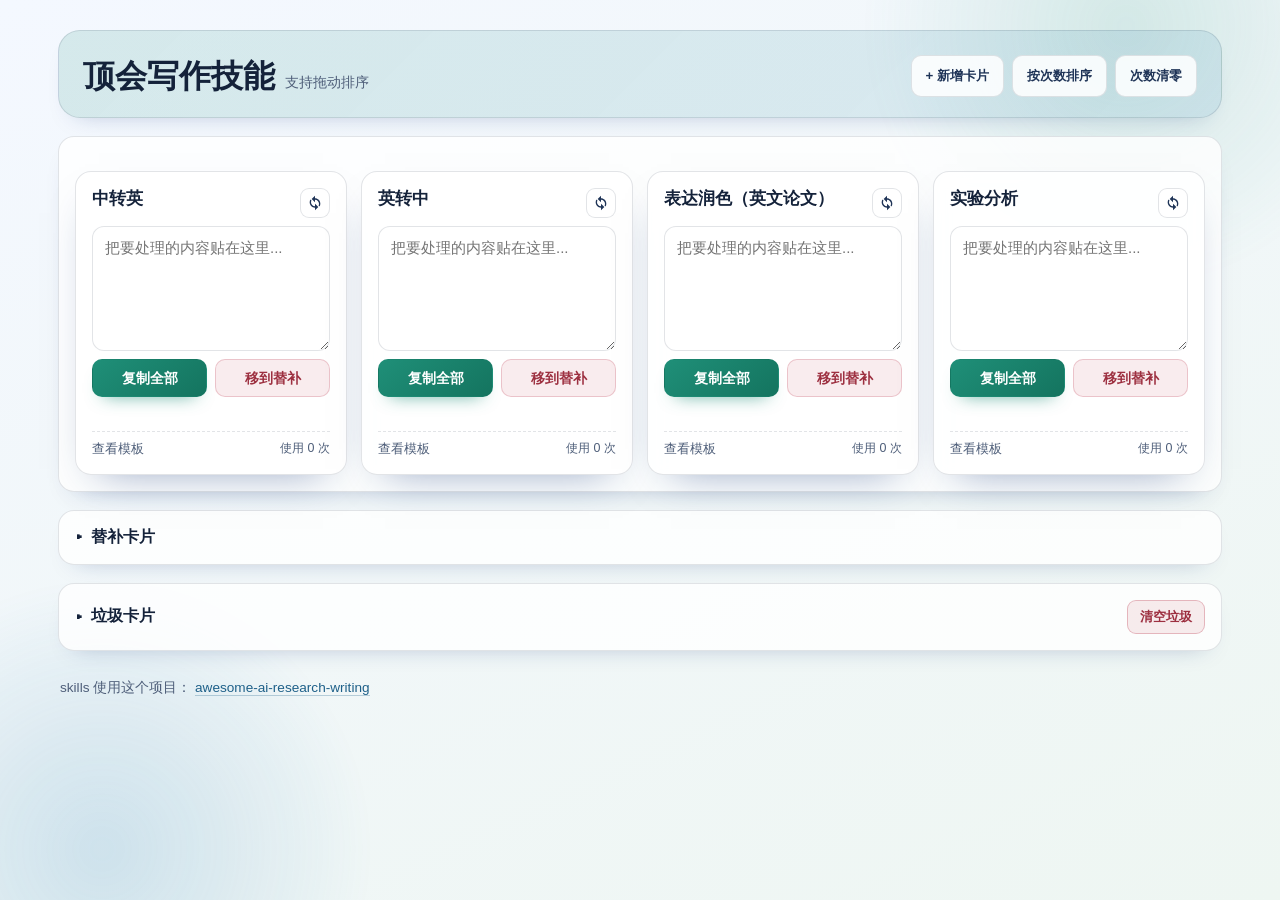
<file: index.html>
<!DOCTYPE html>
<html lang="zh-CN">
  <head>
    <meta charset="UTF-8" />
    <meta name="viewport" content="width=device-width, initial-scale=1.0" />
    <title>顶会写作技能</title>
    <link rel="stylesheet" href="./styles.css" />
  </head>
  <body>
    <div class="bg-layer bg-layer-a" aria-hidden="true"></div>
    <div class="bg-layer bg-layer-b" aria-hidden="true"></div>
    <main class="page">
      <header class="hero">
        <div class="hero-head">
          <div class="hero-title-wrap">
            <h1>顶会写作技能</h1>
            <span class="hero-tip">支持拖动排序</span>
          </div>
          <div class="hero-actions">
            <button id="openAddBtn" class="open-add-btn" type="button">+ 新增卡片</button>
            <button id="toggleUsageSortBtn" class="reset-usage-btn" type="button">按次数排序</button>
            <button id="resetUsageBtn" class="reset-usage-btn" type="button">次数清零</button>
          </div>
        </div>
      </header>

      <section id="notice" class="notice hidden" aria-live="polite">
        <p id="noticeText"></p>
        <label for="manualFile" class="manual-load-btn hidden">选择本地 skills.md</label>
        <input id="manualFile" type="file" accept=".md,text/markdown" class="hidden" />
      </section>

      <section class="zone common-zone" aria-label="主力卡片区">
        <section id="commonRoot" class="cards" aria-label="主力卡片列表"></section>
      </section>

      <details id="poolPanel" class="zone pool-zone">
        <summary>
          <span>替补卡片</span>
        </summary>
        <section id="poolRoot" class="cards" aria-label="替补卡片列表"></section>
      </details>

      <details id="trashPanel" class="zone trash-zone">
        <summary>
          <span>垃圾卡片</span>
          <button id="clearTrashBtn" class="clear-trash-btn" type="button">清空垃圾</button>
        </summary>
        <section id="trashRoot" class="cards" aria-label="垃圾卡片列表"></section>
      </details>

      <footer class="page-footer">
        <span>skills 使用这个项目：</span>
        <a href="https://github.com/Leey21/awesome-ai-research-writing" target="_blank" rel="noopener noreferrer">
          awesome-ai-research-writing
        </a>
      </footer>
    </main>

    <div id="addModal" class="modal hidden" role="dialog" aria-modal="true" aria-labelledby="addModalTitle">
      <div id="addModalMask" class="modal-mask"></div>
      <section class="modal-panel">
        <h3 id="addModalTitle">新增卡片</h3>
        <details class="meta-template-panel">
          <summary>
            <span>元模板</span>
            <span id="metaStatusText" class="meta-status"></span>
          </summary>
          <textarea id="metaTemplateInput" readonly></textarea>
        </details>
        <label>
          需求
          <textarea id="metaNeedInput" placeholder="例如：把论文 Introduction 压缩成顶会风格 Abstract，300字内。"></textarea>
        </label>
        <div class="add-form-actions">
          <button id="copyMetaBtn" class="create-btn" type="button">复制元模板 + 需求</button>
        </div>
        <label>
          Skills
          <textarea id="addPromptInput" placeholder="粘贴 AI 返回内容：第一行写标题，后续写完整 skills 模板。"></textarea>
        </label>
        <div class="add-form-actions">
          <button id="createCardBtn" class="create-btn" type="button">创建卡片</button>
          <button id="cancelAddBtn" type="button">取消</button>
        </div>
        <p id="addStatusText" class="add-status"></p>
      </section>
    </div>

    <template id="cardTemplate">
      <article class="card">
        <header class="card-head">
          <div class="card-head-top">
            <h2 class="card-title"></h2>
            <div class="card-icon-actions">
              <button class="icon-btn edit-btn" type="button" aria-label="修改卡片" title="修改卡片">
                <svg viewBox="0 0 24 24" aria-hidden="true">
                  <path d="M3 17.25V21h3.75L19.81 7.94l-3.75-3.75L3 17.25zm14.71-9.04a1 1 0 0 0 0-1.41l-1.5-1.5a1 1 0 0 0-1.41 0l-1.13 1.12 3.75 3.75 1.29-1.96z"/>
                </svg>
              </button>
              <button class="icon-btn clear-input-btn" type="button" aria-label="清空输入" title="清空输入">
                <svg viewBox="0 0 24 24" aria-hidden="true">
                  <path d="M12 5V1L7 6l5 5V7c3.31 0 6 2.69 6 6 0 1.01-.25 1.97-.7 2.8l1.46 1.46A7.92 7.92 0 0 0 20 13c0-4.42-3.58-8-8-8zm-6 6c0-1.01.25-1.97.7-2.8L5.24 6.74A7.92 7.92 0 0 0 4 11c0 4.42 3.58 8 8 8v4l5-5-5-5v4c-3.31 0-6-2.69-6-6z"/>
                </svg>
              </button>
              <button class="icon-btn delete-btn hidden" type="button" aria-label="删除卡片" title="删除卡片">
                <svg viewBox="0 0 24 24" aria-hidden="true">
                  <path d="M6 7h12l-1 14H7L6 7zm3-3h6l1 1h4v2H4V5h4l1-1z"/>
                </svg>
              </button>
            </div>
          </div>
          <p class="card-subtitle"></p>
        </header>
        <textarea class="card-input" placeholder="把要处理的内容贴在这里..."></textarea>
        <div class="card-actions">
          <button class="copy-btn" type="button">复制全部</button>
          <button class="toggle-btn" type="button"></button>
        </div>
        <section class="edit-panel hidden">
          <label>
            标题
            <input class="edit-title" type="text" />
          </label>
          <label>
            模板内容
            <textarea class="edit-prompt"></textarea>
          </label>
          <div class="edit-actions">
            <button class="save-edit-btn" type="button">保存修改</button>
            <button class="cancel-edit-btn" type="button">取消</button>
          </div>
        </section>
        <p class="copy-status" aria-live="polite"></p>
        <details class="prompt-preview">
          <summary>查看模板</summary>
          <pre></pre>
        </details>
      </article>
    </template>

    <script src="./app.js"></script>
  </body>
</html>
</file>
<file: styles.css>
:root {
  --bg: #f4f8ff;
  --bg-alt: #eef6f2;
  --text: #14223a;
  --muted: #4e5e79;
  --surface: rgba(255, 255, 255, 0.8);
  --surface-strong: rgba(255, 255, 255, 0.95);
  --border: rgba(20, 34, 58, 0.12);
  --border-strong: rgba(20, 34, 58, 0.2);
  --accent: #1f8f78;
  --accent-strong: #14745f;
  --danger: #be4458;
  --radius-xl: 22px;
  --radius-lg: 16px;
  --radius-md: 12px;
  --shadow-lg: 0 18px 40px -24px rgba(21, 52, 120, 0.5);
  --shadow-md: 0 12px 24px -18px rgba(21, 52, 120, 0.35);
  --font-main: "IBM Plex Sans", "Avenir Next", "PingFang SC", "Noto Sans CJK SC",
    "Microsoft YaHei", sans-serif;
  --font-code: "JetBrains Mono", "Fira Code", "SFMono-Regular", Consolas, monospace;
}

*,
*::before,
*::after {
  box-sizing: border-box;
}

html,
body {
  margin: 0;
  min-height: 100%;
}

body {
  position: relative;
  overflow-x: hidden;
  background: linear-gradient(155deg, var(--bg) 0%, var(--bg-alt) 100%);
  color: var(--text);
  font-family: var(--font-main);
}

.bg-layer {
  position: fixed;
  pointer-events: none;
  inset: auto;
  width: 40vmax;
  aspect-ratio: 1;
  border-radius: 50%;
  filter: blur(16px);
  opacity: 0.18;
  z-index: 0;
}

.bg-layer-a {
  top: -18vmax;
  right: -8vmax;
  background: radial-gradient(circle at center, #47a58f 0%, transparent 72%);
}

.bg-layer-b {
  bottom: -16vmax;
  left: -12vmax;
  background: radial-gradient(circle at center, #2f82b8 0%, transparent 76%);
}

.page {
  position: relative;
  z-index: 1;
  max-width: 1200px;
  margin: 0 auto;
  padding: 30px 18px 60px;
}

.hero {
  padding: 24px 24px 20px;
  border-radius: var(--radius-xl);
  background: linear-gradient(135deg, rgba(31, 143, 120, 0.14), rgba(47, 130, 184, 0.12));
  border: 1px solid var(--border);
  box-shadow: var(--shadow-md);
}

.hero-head {
  display: flex;
  align-items: center;
  justify-content: space-between;
  gap: 12px;
}

.hero-title-wrap {
  display: flex;
  align-items: baseline;
  gap: 10px;
}

.hero h1 {
  margin: 0;
  font-size: clamp(1.55rem, 2.5vw, 2.2rem);
  line-height: 1.2;
}

.hero-tip {
  color: var(--muted);
  font-size: 0.86rem;
  white-space: nowrap;
}

.notice {
  margin-top: 14px;
  padding: 14px;
  border-radius: var(--radius-md);
  border: 1px solid rgba(190, 68, 88, 0.35);
  background: rgba(255, 245, 247, 0.9);
  color: #7f2230;
}

.notice p {
  margin: 0;
  line-height: 1.5;
}

.manual-load-btn {
  display: inline-flex;
  margin-top: 10px;
  cursor: pointer;
  border-radius: 10px;
  border: 1px solid rgba(190, 68, 88, 0.35);
  padding: 8px 12px;
  background: rgba(255, 255, 255, 0.85);
}

.cards {
  margin-top: 18px;
  display: grid;
  grid-template-columns: repeat(4, minmax(0, 1fr));
  gap: 14px;
}

.zone {
  margin-top: 18px;
  padding: 16px;
  border-radius: var(--radius-lg);
  background: var(--surface);
  border: 1px solid var(--border);
  box-shadow: var(--shadow-md);
}

.page-footer {
  margin-top: 18px;
  padding: 10px 2px 2px;
  color: var(--muted);
  font-size: 0.85rem;
}

.page-footer a {
  color: #1e6089;
  text-decoration: none;
  border-bottom: 1px solid rgba(30, 96, 137, 0.28);
}

.page-footer a:hover {
  border-bottom-color: rgba(30, 96, 137, 0.55);
}

.zone-head {
  display: flex;
  justify-content: space-between;
  align-items: baseline;
  gap: 10px;
}

.zone-head h2 {
  margin: 0;
  font-size: 1.1rem;
}

.zone-head-main {
  display: flex;
  align-items: center;
}

.zone-head p {
  margin: 0;
  color: var(--muted);
  font-size: 0.86rem;
  margin-left: auto;
}

.clear-trash-btn {
  min-height: 34px;
  padding: 0 12px;
  border-radius: 9px;
  border: 1px solid rgba(190, 68, 88, 0.32);
  background: rgba(190, 68, 88, 0.1);
  color: #9d3040;
  font-weight: 600;
  cursor: pointer;
}

.pool-zone > summary,
.trash-zone > summary {
  display: flex;
  justify-content: flex-start;
  align-items: center;
  cursor: pointer;
  font-weight: 700;
}

.pool-zone > summary::-webkit-details-marker,
.trash-zone > summary::-webkit-details-marker {
  display: none;
}

.pool-zone > summary::before,
.trash-zone > summary::before {
  content: "▸";
  display: inline-block;
  margin-right: 8px;
  transition: transform 120ms ease;
}

.pool-zone[open] > summary::before,
.trash-zone[open] > summary::before {
  transform: rotate(90deg);
}

.trash-zone > summary {
  justify-content: flex-start;
}

.trash-zone .clear-trash-btn {
  margin-left: auto;
}

.card {
  padding: 16px;
  border-radius: var(--radius-lg);
  border: 1px solid var(--border);
  background: var(--surface);
  box-shadow: var(--shadow-lg);
  backdrop-filter: blur(8px);
  display: flex;
  flex-direction: column;
  gap: 8px;
  transform: translateY(8px);
  opacity: 0;
  animation: enter 340ms ease forwards;
  animation-delay: var(--delay, 0ms);
}

body.no-enter-anim .card {
  animation: none !important;
  transform: none !important;
  opacity: 1 !important;
}

@keyframes enter {
  to {
    transform: translateY(0);
    opacity: 1;
  }
}

.card-head {
  min-height: 0;
}

.card-head-top {
  display: flex;
  align-items: flex-start;
  justify-content: space-between;
  gap: 8px;
}

.card-title {
  margin: 0;
  font-size: 1.04rem;
  line-height: 1.32;
  flex: 1;
}

.card-subtitle {
  margin: 6px 0 0;
  color: var(--muted);
  font-size: 0.83rem;
}

.card-icon-actions {
  display: flex;
  gap: 6px;
}

.icon-btn {
  width: 30px;
  height: 30px;
  border-radius: 9px;
  border: 1px solid var(--border);
  background: #fff;
  color: #1f3457;
  display: inline-flex;
  align-items: center;
  justify-content: center;
  cursor: pointer;
  padding: 0;
}

.icon-btn svg {
  width: 16px;
  height: 16px;
  fill: currentColor;
}

.icon-btn:hover {
  background: rgba(47, 130, 184, 0.08);
  border-color: rgba(47, 130, 184, 0.28);
}

.clear-input-btn:hover {
  background: rgba(47, 130, 184, 0.12);
  border-color: rgba(47, 130, 184, 0.34);
  color: #1e6089;
}

.delete-btn {
  color: #9d3040;
  border-color: rgba(190, 68, 88, 0.32);
}

.delete-btn:hover {
  background: rgba(190, 68, 88, 0.12);
  border-color: rgba(190, 68, 88, 0.38);
}

.card-input {
  min-height: 125px;
  resize: vertical;
  border-radius: var(--radius-md);
  border: 1px solid var(--border);
  padding: 10px 12px;
  font-size: 0.94rem;
  line-height: 1.5;
  font-family: var(--font-main);
  color: var(--text);
  background: var(--surface-strong);
  outline: none;
}

.card-input:focus {
  border-color: rgba(47, 130, 184, 0.5);
  box-shadow: 0 0 0 3px rgba(47, 130, 184, 0.18);
}

.card-actions {
  display: flex;
  gap: 8px;
}

.card-actions button {
  flex: 1;
  min-height: 38px;
  border-radius: 10px;
  border: 1px solid transparent;
  cursor: pointer;
  font-weight: 600;
  font-size: 0.88rem;
  transition: transform 80ms ease, filter 140ms ease, box-shadow 140ms ease;
}

.card-actions button:active {
  transform: translateY(1px);
}

.copy-btn {
  background: linear-gradient(140deg, var(--accent), var(--accent-strong));
  color: #fff;
  box-shadow: 0 10px 18px -12px rgba(31, 143, 120, 0.8);
}

.copy-btn:hover {
  filter: brightness(1.04);
}

.toggle-btn.secondary {
  background: rgba(47, 130, 184, 0.1);
  color: #1e6089;
  border-color: rgba(47, 130, 184, 0.24);
}

.toggle-btn.warning {
  background: rgba(190, 68, 88, 0.1);
  color: #9d3040;
  border-color: rgba(190, 68, 88, 0.24);
}

.edit-panel {
  padding: 10px;
  border-radius: 10px;
  border: 1px dashed var(--border-strong);
  background: rgba(255, 255, 255, 0.72);
}

.edit-panel label {
  display: block;
  font-size: 0.82rem;
  color: var(--muted);
}

.edit-panel label + label {
  margin-top: 8px;
}

.edit-panel input,
.edit-panel textarea {
  width: 100%;
  margin-top: 6px;
  border-radius: 8px;
  border: 1px solid var(--border);
  background: #fff;
  padding: 8px 10px;
  font-size: 0.9rem;
  color: var(--text);
  font-family: var(--font-main);
}

.edit-panel textarea {
  min-height: 120px;
  resize: vertical;
}

.edit-actions {
  margin-top: 8px;
  display: flex;
  gap: 8px;
}

.edit-actions button {
  flex: 1;
  min-height: 34px;
  border-radius: 8px;
  border: 1px solid var(--border);
  background: #fff;
  font-weight: 600;
  cursor: pointer;
}

.save-edit-btn {
  background: rgba(31, 143, 120, 0.1) !important;
  border-color: rgba(31, 143, 120, 0.28) !important;
  color: #166854;
}

.add-card {
  justify-content: center;
  border-style: dashed;
}

.add-card-head h3 {
  margin: 0;
  font-size: 1.02rem;
}

.add-card-head p {
  margin: 8px 0 0;
  color: var(--muted);
  font-size: 0.86rem;
}

.hero-actions {
  display: flex;
  align-items: center;
  gap: 8px;
}

.hero-actions button {
  width: auto;
  white-space: nowrap;
  min-height: 42px;
  padding: 0 14px;
  border-radius: 10px;
  border: 1px solid var(--border);
  background: rgba(255, 255, 255, 0.86);
  color: #1f3457;
  font-weight: 600;
  cursor: pointer;
  transition: background 140ms ease, border-color 140ms ease;
}

.hero-actions button:hover {
  background: rgba(255, 255, 255, 0.98);
  border-color: var(--border-strong);
}

.modal {
  position: fixed;
  inset: 0;
  z-index: 30;
  display: grid;
  place-items: center;
}

.modal-mask {
  position: absolute;
  inset: 0;
  background: rgba(8, 16, 28, 0.45);
  backdrop-filter: blur(2px);
}

.modal-panel {
  position: relative;
  width: min(760px, calc(100vw - 28px));
  max-height: calc(100vh - 36px);
  overflow: auto;
  padding: 14px;
  border-radius: 14px;
  border: 1px solid var(--border);
  background: var(--surface-strong);
  box-shadow: var(--shadow-lg);
}

.modal-panel h3 {
  margin: 0 0 8px;
  font-size: 1.02rem;
}

.meta-template-panel {
  margin: 2px 0 8px;
  border: 1px dashed var(--border);
  border-radius: 10px;
  padding: 8px 10px;
  background: rgba(255, 255, 255, 0.7);
}

.meta-template-panel > summary {
  list-style: none;
  display: flex;
  align-items: center;
  justify-content: space-between;
  gap: 10px;
  cursor: pointer;
  font-size: 0.9rem;
  font-weight: 600;
}

.meta-template-panel > summary::-webkit-details-marker {
  display: none;
}

.meta-template-panel > summary::before {
  content: "▸";
  margin-right: 8px;
  transition: transform 120ms ease;
}

.meta-template-panel[open] > summary::before {
  transform: rotate(90deg);
}

.meta-status {
  font-size: 0.8rem;
  color: var(--muted);
}

.meta-status.success {
  color: var(--accent-strong);
}

.meta-status.error {
  color: var(--danger);
}

.modal-panel label {
  display: block;
  font-size: 0.82rem;
  color: var(--muted);
}

.modal-panel label + label {
  margin-top: 8px;
}

.modal-panel input,
.modal-panel textarea {
  width: 100%;
  margin-top: 6px;
  border-radius: 8px;
  border: 1px solid var(--border);
  background: #fff;
  padding: 8px 10px;
  font-size: 0.9rem;
  color: var(--text);
  font-family: var(--font-main);
}

.modal-panel textarea {
  min-height: 120px;
  resize: vertical;
}

#metaTemplateInput {
  margin-top: 8px;
  min-height: 280px;
  font-family: var(--font-code);
  font-size: 0.8rem;
  line-height: 1.5;
  background: rgba(245, 248, 255, 0.95);
}

#metaNeedInput {
  min-height: 110px;
}

.add-form-actions {
  margin-top: 8px;
  display: flex;
  gap: 8px;
}

.add-form-actions button {
  flex: 1;
  min-height: 34px;
  border-radius: 8px;
  border: 1px solid var(--border);
  background: #fff;
  font-weight: 600;
  cursor: pointer;
}

.create-btn {
  background: rgba(31, 143, 120, 0.1) !important;
  border-color: rgba(31, 143, 120, 0.3) !important;
  color: #166854;
}

.add-status {
  min-height: 1.2em;
  margin: 8px 0 0;
  font-size: 0.82rem;
  color: var(--muted);
}

.add-status.error {
  color: var(--danger);
}

.add-status.success {
  color: var(--accent-strong);
}

.copy-status {
  min-height: 1.2em;
  margin: 0;
  font-size: 0.82rem;
  color: var(--muted);
}

.copy-status.success {
  color: var(--accent-strong);
}

.copy-status.error {
  color: var(--danger);
}

.prompt-preview {
  margin-top: 2px;
  border-top: 1px dashed var(--border);
  padding-top: 8px;
}

.prompt-preview summary {
  display: flex;
  align-items: center;
  justify-content: space-between;
  gap: 8px;
  cursor: pointer;
  color: var(--muted);
  font-size: 0.83rem;
}

.usage-count {
  margin-left: auto;
  color: var(--muted);
  font-size: 0.78rem;
  white-space: nowrap;
}

.prompt-preview pre {
  margin: 8px 0 0;
  max-height: 220px;
  overflow: auto;
  white-space: pre-wrap;
  font-size: 0.8rem;
  line-height: 1.5;
  padding: 10px;
  border-radius: 10px;
  background: rgba(15, 26, 44, 0.92);
  color: #dce9ff;
  font-family: var(--font-code);
}

.hidden {
  display: none !important;
}

.empty-tip {
  margin: 4px 0;
  color: var(--muted);
  font-size: 0.9rem;
}

.card.draggable {
  cursor: grab;
}

.card.dragging {
  opacity: 0.48;
}

.card.drag-over {
  outline: 2px dashed rgba(31, 143, 120, 0.5);
  outline-offset: 2px;
}

@media (max-width: 1180px) {
  .cards {
    grid-template-columns: repeat(3, minmax(0, 1fr));
  }
}

@media (max-width: 920px) {
  .cards {
    grid-template-columns: repeat(2, minmax(0, 1fr));
  }
}

@media (max-width: 720px) {
  .page {
    padding: 22px 12px 48px;
  }

  .hero {
    padding: 18px 16px;
  }

  .hero-head {
    align-items: flex-start;
    flex-direction: column;
  }

  .hero-title-wrap {
    flex-wrap: nowrap;
  }

  .cards {
    grid-template-columns: 1fr;
    gap: 12px;
  }

  .zone-head {
    flex-direction: column;
    align-items: flex-start;
  }

  .pool-zone > summary,
  .trash-zone > summary {
    align-items: flex-start;
    gap: 8px;
    flex-direction: column;
  }

}
</file>
